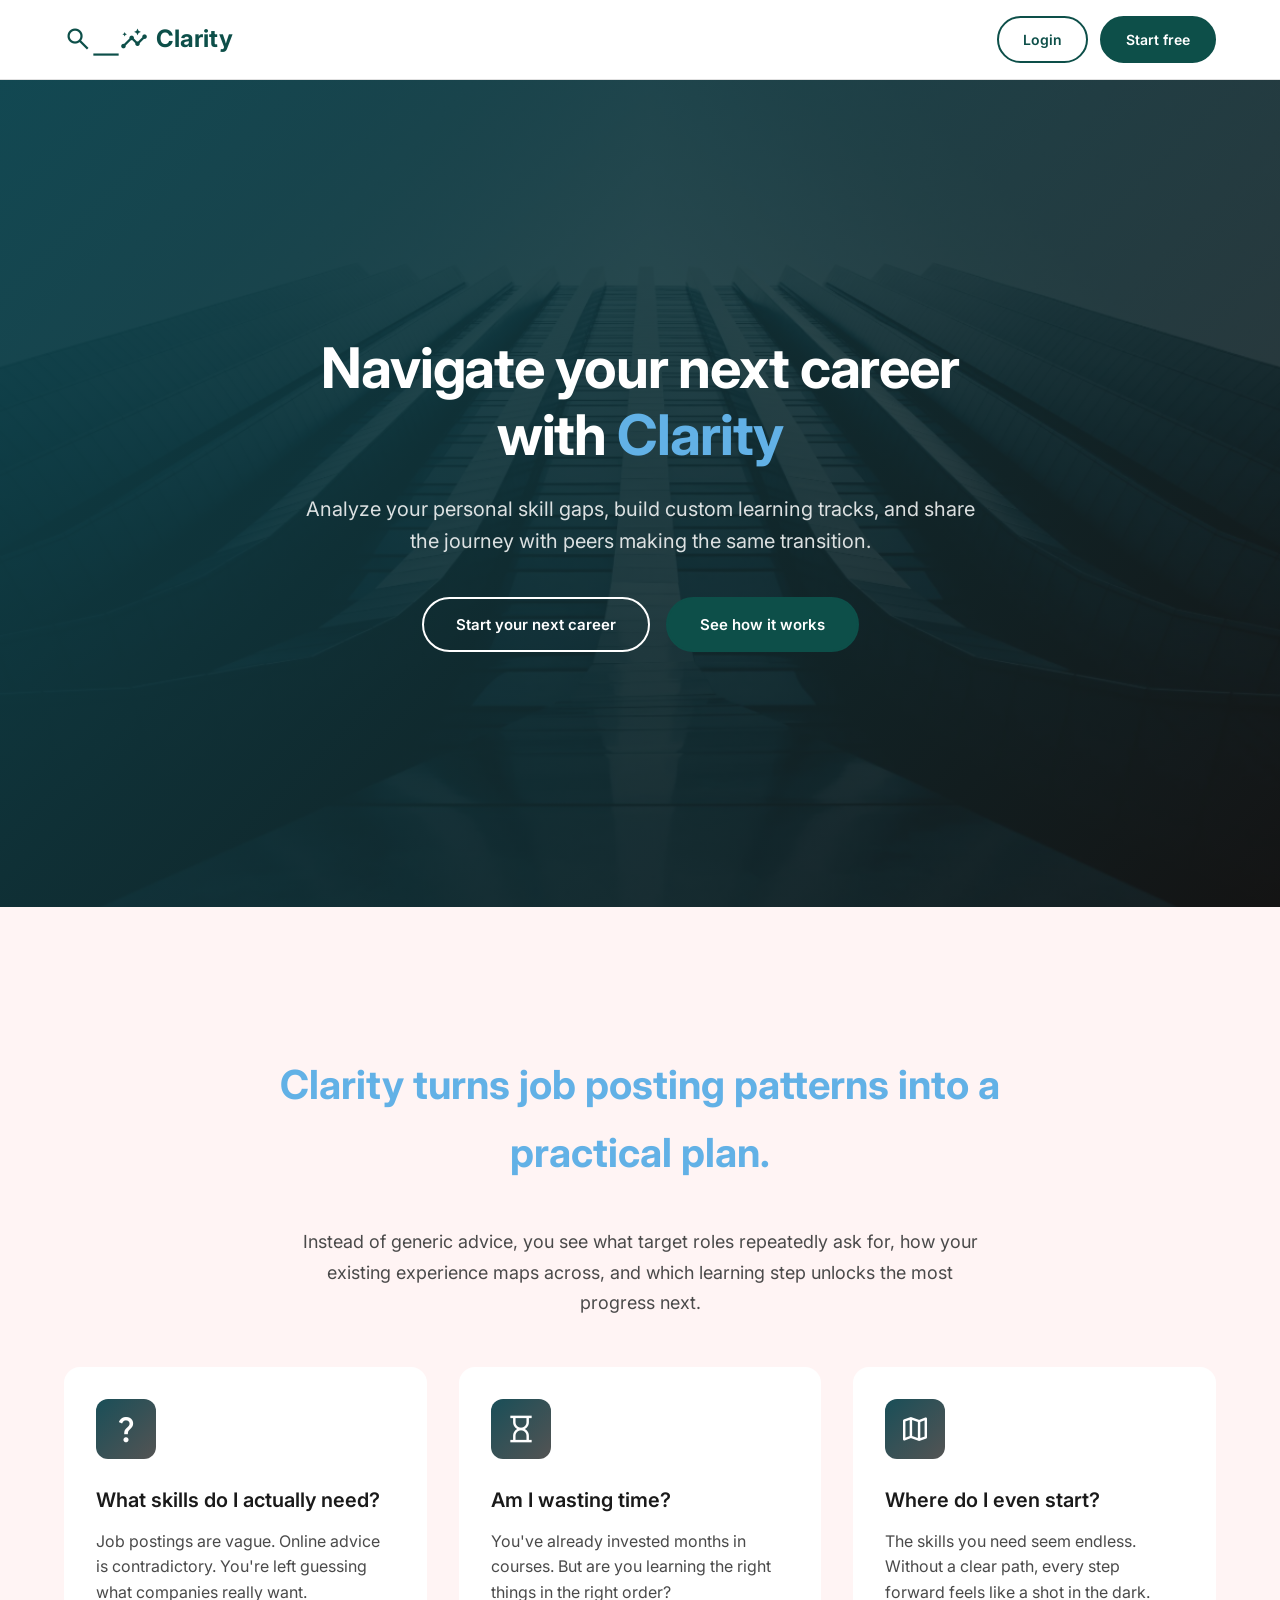
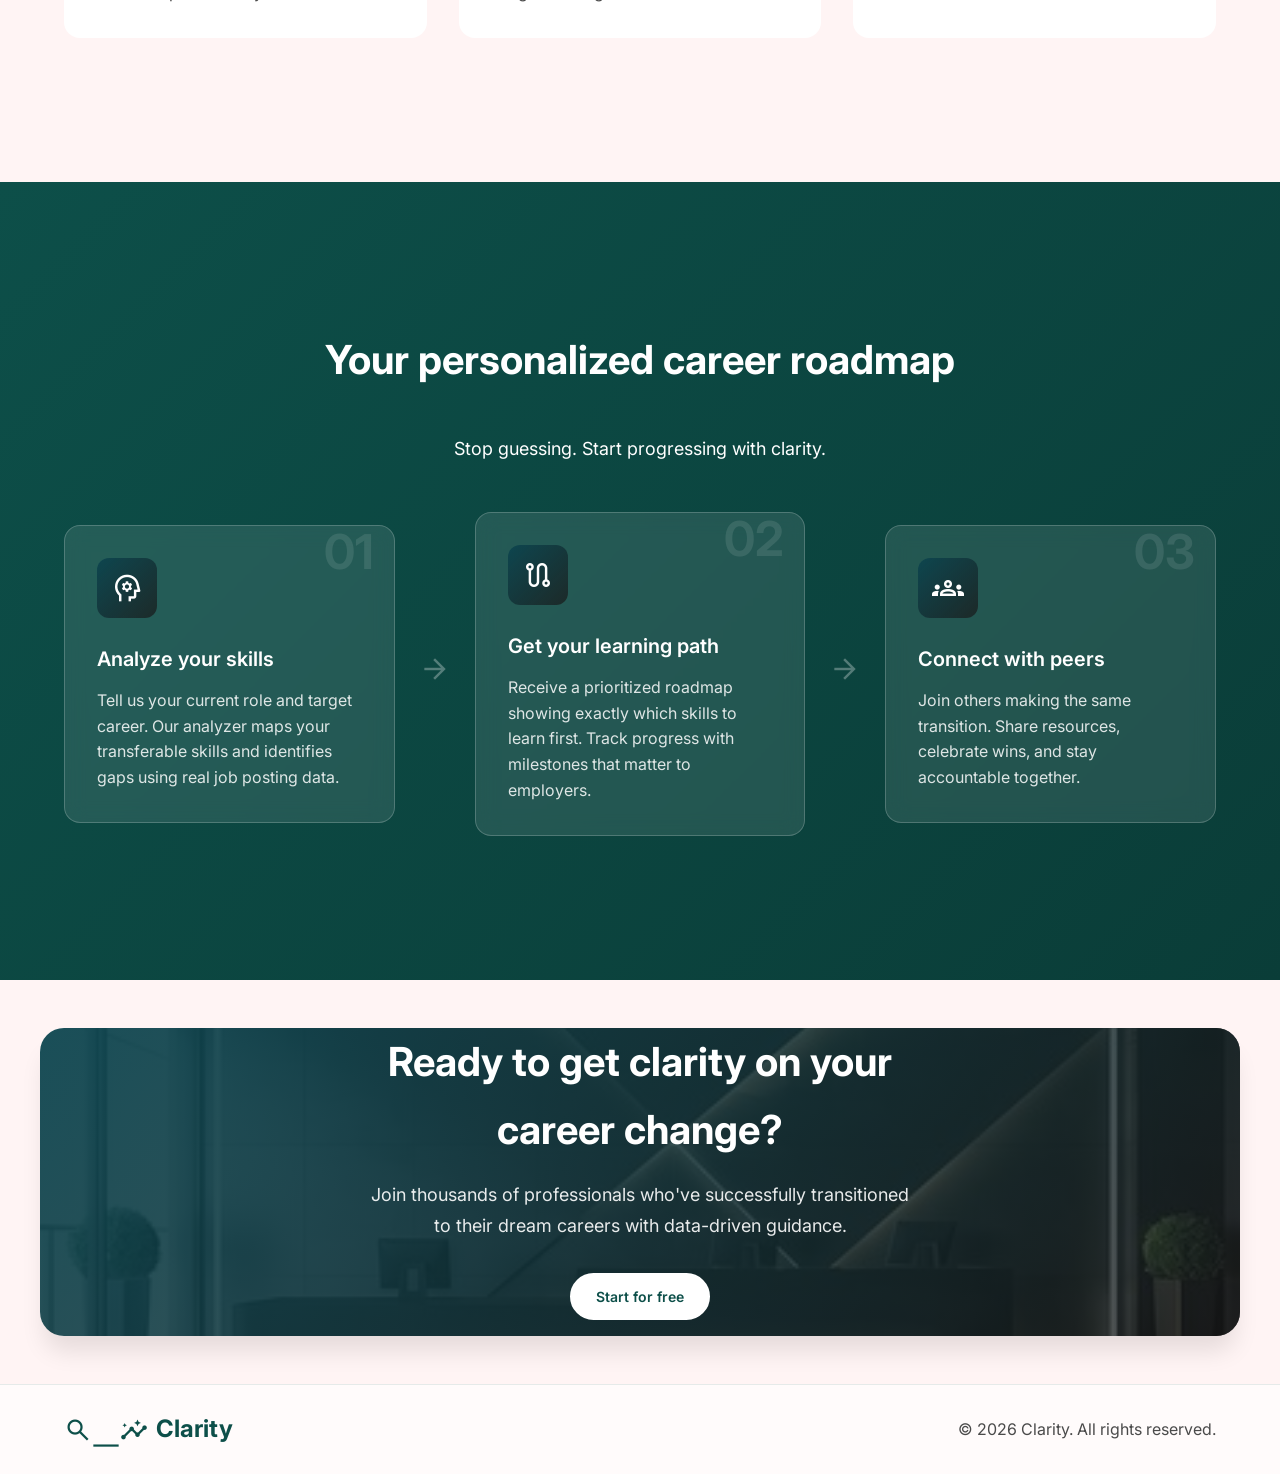
<file: index.html>
<!DOCTYPE html>
<html lang="en">
<head>
    <meta charset="UTF-8">
    <meta name="viewport" content="width=device-width, initial-scale=1.0">
    <meta name="description" content="Clarity helps career changers analyze skill gaps, build learning plans, and connect with peers.">
    <title>Clarity | Smart Career Navigation</title>
    <link rel="stylesheet" href="https://fonts.googleapis.com/css2?family=Material+Symbols+Outlined:opsz,wght,FILL,GRAD@20..48,100..700,0..1,-50..200">
    <link rel="stylesheet" href="./assets/css/styles.css">
</head>
<body>
    <nav>
        <div class="container">
            <a href="index.html" class="logo">
                <span class="material-symbols-outlined">search_insights</span>
                <span>Clarity</span>
            </a>
            
            <input type="checkbox" id="menu-toggle" />
            <label for="menu-toggle" class="mobile-menu">
                <span></span>
            </label>
            
            <ul class="nav-links">
                <li class="nav-buttons">
                    <a class="primary-button" href="/login.html">Login</a>
                    <a class="secondary-button" href="/signup.html">Start free</a>
                </li>
            </ul>
        </div>
    </nav>
    <section class="hero">
        <div class="hero-overlay"></div>
        <div class="hero-container">
            <div class="hero-content">
                <h1 class="hero-title">Navigate your next career with <span class="emphatic-text">Clarity</span></h1>
                <p class="hero-subtitle">Analyze your personal skill gaps, build custom learning tracks, and share the journey with peers making the same transition.</p>
                <div class="hero-actions">
                    <a href="/signup.html" class="primary-button">Start your next career</a>
                    <a href="#features" class="secondary-button">See how it works</a>
                </div>
            </div>
        </div>
    </section>
    <section class="problem-section" id="features">
        <div class="section-container">
            <div class="section-header">
                <h2 class="section-title"><span class="emphatic-text">Clarity turns job posting patterns into a practical plan.</span></h2>
                <p class="section-subtitle">Instead of generic advice, you see what target roles repeatedly ask for, how your existing experience maps across, and which learning step unlocks the most progress next.</p>
            </div>
            <div class="problem-grid">
                <div class="problem-card">
                    <div class="problem-icon">
                        <span class="material-symbols-outlined">question_mark</span>
                    </div>
                    <h3>What skills do I actually need?</h3>
                    <p>Job postings are vague. Online advice is contradictory. You're left guessing what companies really want.</p>
                </div>
                <div class="problem-card">
                    <div class="problem-icon">
                        <span class="material-symbols-outlined">hourglass_empty</span>
                    </div>
                    <h3>Am I wasting time?</h3>
                    <p>You've already invested months in courses. But are you learning the right things in the right order?</p>
                </div>
                <div class="problem-card">
                    <div class="problem-icon">
                        <span class="material-symbols-outlined">map</span>
                    </div>
                    <h3>Where do I even start?</h3>
                    <p>The skills you need seem endless. Without a clear path, every step forward feels like a shot in the dark.</p>
                </div>
            </div>
        </div>
    </section>
    <section class="how-it-works">
        <div class="section-container">
            <div class="section-header">
                <h2 class="section-title">Your personalized career roadmap</h2>
                <p class="section-subtitle">Stop guessing. Start progressing with clarity.</p>
            </div>
            <div class="steps-grid">
                <div class="step-card">
                    <div class="step-number">01</div>
                    <div class="step-icon">
                        <span class="material-symbols-outlined">psychology</span>
                    </div>
                    <h3>Analyze your skills</h3>
                    <p>Tell us your current role and target career. Our analyzer maps your transferable skills and identifies gaps using real job posting data.</p>
                </div>
                <div class="step-arrow">
                    <span class="material-symbols-outlined">arrow_forward</span>
                </div>
                <div class="step-card">
                    <div class="step-number">02</div>
                    <div class="step-icon">
                        <span class="material-symbols-outlined">route</span>
                    </div>
                    <h3>Get your learning path</h3>
                    <p>Receive a prioritized roadmap showing exactly which skills to learn first. Track progress with milestones that matter to employers.</p>
                </div>
                <div class="step-arrow">
                    <span class="material-symbols-outlined">arrow_forward</span>
                </div>
                <div class="step-card">
                    <div class="step-number">03</div>
                    <div class="step-icon">
                        <span class="material-symbols-outlined">groups</span>
                    </div>
                    <h3>Connect with peers</h3>
                    <p>Join others making the same transition. Share resources, celebrate wins, and stay accountable together.</p>
                </div>
            </div>
        </div>
    </section>
    <section class="cta-section">
        <div class="cta-container">
            <div class="cta-content">
                <h2>Ready to get clarity on your career change?</h2>
                <p>Join thousands of professionals who've successfully transitioned to their dream careers with data-driven guidance.</p>
                <div class="cta-actions">
                    <a href="signup.html" class="secondary-button">Start for free</a>
                </div>
            </div>
        </div>
    </section>
    <footer>
        <div class="footer-inner">
            <a href="index.html" class="logo">
                <span class="material-symbols-outlined">search_insights</span>
                <span>Clarity</span>
            </a>
            <p>&copy; 2026 Clarity. All rights reserved.</p>
        </div>
    </footer>
</body>
</html>
</file>
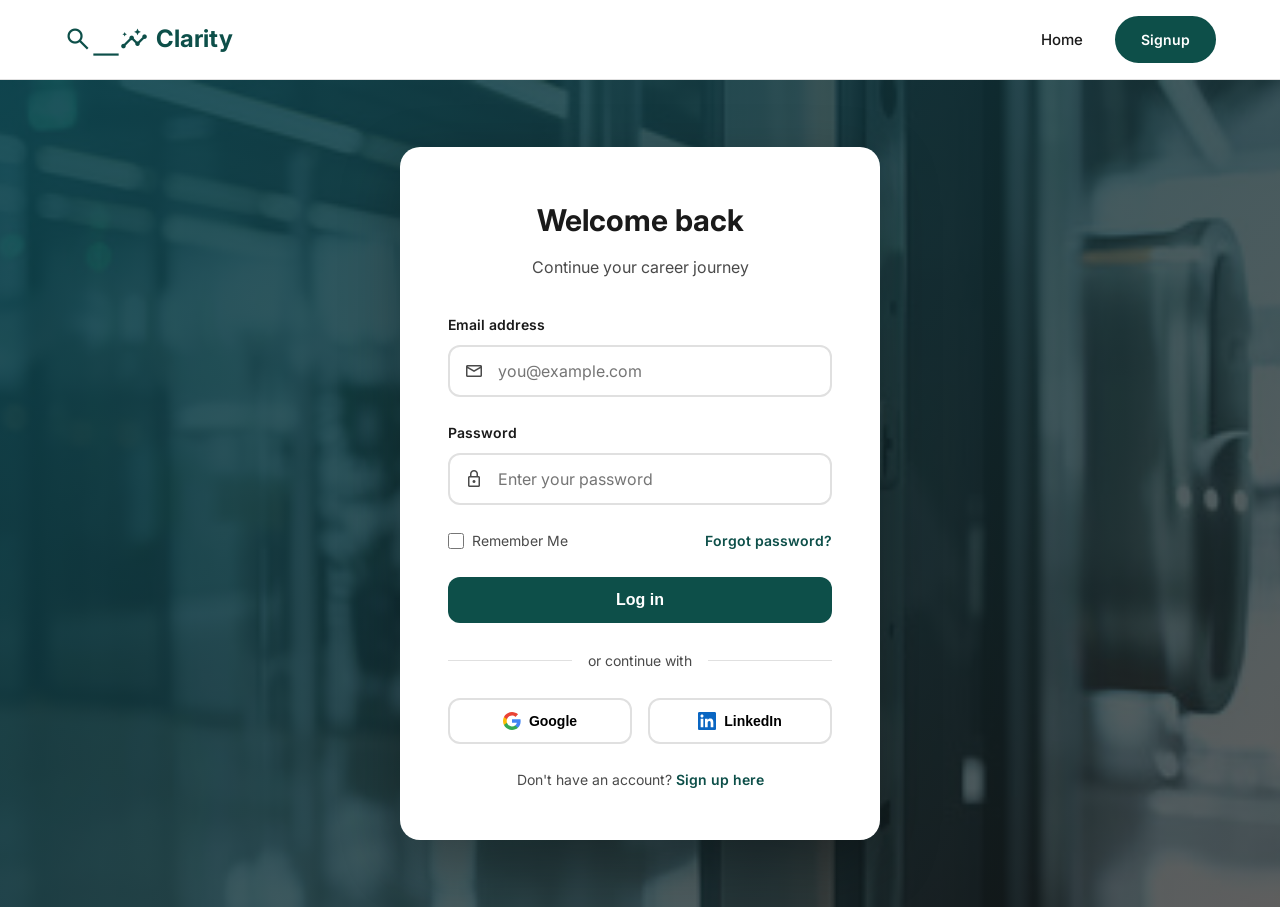
<file: landing.html>
<!DOCTYPE html>
<html lang="en">
<head>
    <meta charset="UTF-8">
    <meta name="viewport" content="width=device-width, initial-scale=1.0">
    <meta name="description" content="Clarity helps career changers analyze skill gaps, build learning plans, and connect with peers.">
    <title>Clarity | Smart Career Navigation</title>
    <link rel="stylesheet" href="https://fonts.googleapis.com/css2?family=Material+Symbols+Outlined:opsz,wght,FILL,GRAD@20..48,100..700,0..1,-50..200">
    <link rel="stylesheet" href="./assets/css/styles.css">
</head>
<body>
    <nav>
        <div class="container">
            <a href="index.html" class="logo">
                <span class="material-symbols-outlined">search_insights</span>
                <span>Clarity</span>
            </a>
            
            <input type="checkbox" id="menu-toggle" />
            <label for="menu-toggle" class="mobile-menu">
                <span></span>
            </label>
            
            <ul class="nav-links">
                <li><a href="/">Home</a></li>
                <li><a href="/analyzer.html">Analyzer</a></li>
                <li><a href="/roadmap.html">Roadmap</a></li>
                <li><a href="/community.html">Community</a></li>
                <li><a href="/dashboard.html">Dashboard</a></li>
            </ul>
        </div>
    </nav>
        <section class="dashboard-hero">
        <div class="section-container">
            <div class="welcome-content">
                <h1>Welcome back, <span class="emphatic-text" id="userNameDisplay">Rogers</span>! 👋</h1>
                <p>You're making great progress on your journey to becoming a <strong>Data Scientist</strong></p>
            </div>
        </div>
    </section>
    <section class="stats-section">
        <div class="section-container">
            <div class="stats-grid">
                <div class="stat-card">
                    <div class="stat-icon">
                        <span class="material-symbols-outlined">verified</span>
                    </div>
                    <div class="stat-content">
                        <h3>12 / 18</h3>
                        <p>Skills Acquired</p>
                    </div>
                    <div class="stat-progress">
                        <div class="progress-bar">
                            <div class="progress-fill" style="width: 67%"></div>
                        </div>
                        <span class="progress-text">67% Complete</span>
                    </div>
                </div>
                <div class="stat-card">
                    <div class="stat-icon">
                        <span class="material-symbols-outlined">trending_up</span>
                    </div>
                    <div class="stat-content">
                        <h3>3 Months</h3>
                        <p>Time Invested</p>
                    </div>
                    <div class="stat-badge">
                        <span class="badge success">On track</span>
                    </div>
                </div>
                <div class="stat-card">
                    <div class="stat-icon">
                        <span class="material-symbols-outlined">group</span>
                    </div>
                    <div class="stat-content">
                        <h3>24</h3>
                        <p>Peers in Your Path</p>
                    </div>
                    <div class="stat-badge">
                        <span class="badge info">+3 this week</span>
                    </div>
                </div>
                <div class="stat-card">
                    <div class="stat-icon">
                        <span class="material-symbols-outlined">workspace_premium</span>
                    </div>
                    <div class="stat-content">
                        <h3>85%</h3>
                        <p>Job Match Score</p>
                    </div>
                    <div class="stat-badge">
                        <span class="badge warning">Almost ready!</span>
                    </div>
                </div>
            </div>
        </div>
    </section>
    <section class="focus-section">
        <div class="section-container">
            <div class="section-heading">
                <h2>Your current focus</h2>
                <a href="roadmap.html" class="view-all">View full roadmap <span class="material-symbols-outlined">arrow_forward</span></a>
            </div>
            <div class="focus-grid">
                <div class="focus-card priority">
                    <div class="focus-header">
                        <span class="priority-badge">High Priority</span>
                        <span class="time-estimate">~12 hours</span>
                    </div>
                    <h3>Machine Learning Fundamentals</h3>
                    <p>Complete supervised learning algorithms: Linear Regression, Decision Trees, and Random Forests</p>
                    <div class="focus-progress">
                        <div class="progress-bar">
                            <div class="progress-fill" style="width: 40%"></div>
                        </div>
                        <span>40% Complete</span>
                    </div>
                    <div class="focus-actions">
                        <a href="#" class="action-link">
                            <span class="material-symbols-outlined">play_circle</span>
                            Continue learning
                        </a>
                        <a href="#" class="action-link secondary">
                            <span class="material-symbols-outlined">menu_book</span>
                            Resources
                        </a>
                    </div>
                </div>
                <div class="focus-card">
                    <div class="focus-header">
                        <span class="priority-badge medium">Medium Priority</span>
                        <span class="time-estimate">~8 hours</span>
                    </div>
                    <h3>SQL for Data Analysis</h3>
                    <p>Master JOINs, window functions, and CTEs for complex data queries</p>
                    <div class="focus-progress">
                        <div class="progress-bar">
                            <div class="progress-fill" style="width: 75%"></div>
                        </div>
                        <span>75% Complete</span>
                    </div>
                    <div class="focus-actions">
                        <a href="#" class="action-link">
                            <span class="material-symbols-outlined">play_circle</span>
                            Continue learning
                        </a>
                        <a href="#" class="action-link secondary">
                            <span class="material-symbols-outlined">menu_book</span>
                            Resources
                        </a>
                    </div>
                </div>
            </div>
        </div>
    </section>
    <section class="activity-section">
        <div class="section-container">
            <div class="activity-columns">
                <div class="activity-main">
                    <h2>Recent activity</h2>
                    <div class="activity-feed">
                        <div class="activity-item">
                            <div class="activity-icon completed">
                                <span class="material-symbols-outlined">check_circle</span>
                            </div>
                            <div class="activity-content">
                                <h4>Completed: Python for Data Science</h4>
                                <p>Great work! You've mastered pandas and NumPy basics.</p>
                                <span class="activity-time">2 days ago</span>
                            </div>
                        </div>
                        <div class="activity-item">
                            <div class="activity-icon community">
                                <span class="material-symbols-outlined">forum</span>
                            </div>
                            <div class="activity-content">
                                <h4>Sarah commented on your post</h4>
                                <p>"Great resource! I'm also working on feature engineering."</p>
                                <span class="activity-time">3 days ago</span>
                            </div>
                        </div>
                        <div class="activity-item">
                            <div class="activity-icon milestone">
                                <span class="material-symbols-outlined">emoji_events</span>
                            </div>
                            <div class="activity-content">
                                <h4>Milestone reached: 10 skills acquired!</h4>
                                <p>You're making excellent progress. Keep it up!</p>
                                <span class="activity-time">5 days ago</span>
                            </div>
                        </div>
                        <div class="activity-item">
                            <div class="activity-icon update">
                                <span class="material-symbols-outlined">update</span>
                            </div>
                            <div class="activity-content">
                                <h4>Roadmap updated</h4>
                                <p>New resources added for Statistics & Probability</p>
                                <span class="activity-time">1 week ago</span>
                            </div>
                        </div>
                    </div>
                </div>
                <div class="activity-sidebar">
                    <div class="sidebar-card">
                        <h3>Quick actions</h3>
                        <div class="quick-actions">
                            <a href="roadmap.html" class="quick-action">
                                <span class="material-symbols-outlined">route</span>
                                <span>View roadmap</span>
                            </a>
                            <a href="community.html" class="quick-action">
                                <span class="material-symbols-outlined">groups</span>
                                <span>Find peers</span>
                            </a>
                            <a href="#" class="quick-action">
                                <span class="material-symbols-outlined">quiz</span>
                                <span>Take skill quiz</span>
                            </a>
                            <a href="#" class="quick-action">
                                <span class="material-symbols-outlined">share</span>
                                <span>Share progress</span>
                            </a>
                        </div>
                    </div>
                    <div class="sidebar-card">
                        <h3>Community highlights</h3>
                        <div class="community-highlights">
                            <div class="highlight-item">
                                <img src="https://ui-avatars.com/api/?name=Mike+Chen&background=0d4f49&color=fff" alt="Mike">
                                <div>
                                    <p><strong>Mike Chen</strong> just landed a Data Analyst role!</p>
                                    <span>2 hours ago</span>
                                </div>
                            </div>
                            <div class="highlight-item">
                                <img src="https://ui-avatars.com/api/?name=Lisa+Park&background=62b1e6&color=fff" alt="Lisa">
                                <div>
                                    <p><strong>Lisa Park</strong> shared a great SQL tutorial</p>
                                    <span>1 day ago</span>
                                </div>
                            </div>
                        </div>
                    </div>
                </div>
            </div>
        </div>
    </section>
    <script src="./assets/js/landing.js"></script>
</body>
</html>
</file>
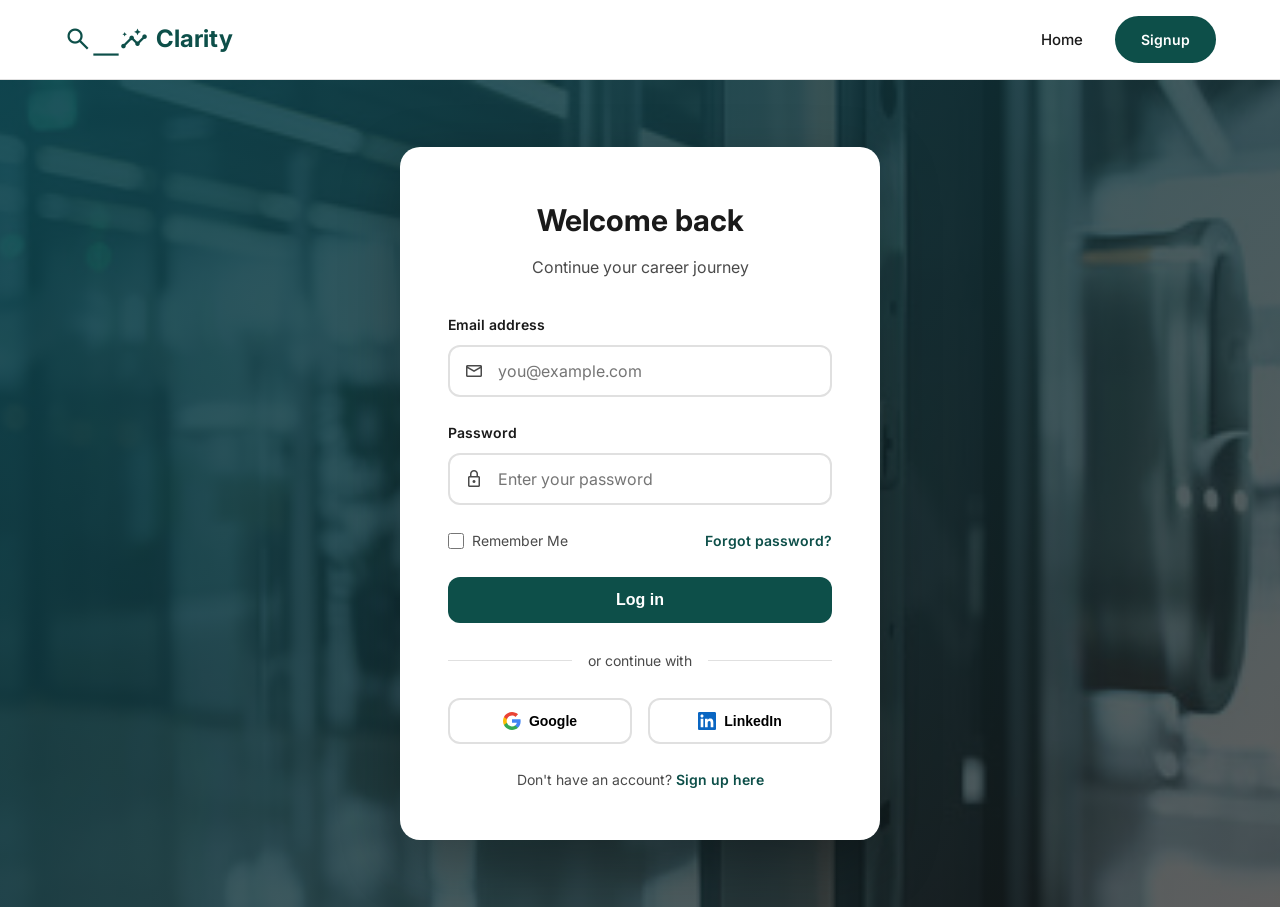
<file: login.html>
<!DOCTYPE html>
<html lang="en">
<head>
    <meta charset="UTF-8">
    <meta name="viewport" content="width=device-width, initial-scale=1.0">
    <meta name="description" content="Clarity helps career changers analyze skill gaps, build learning plans, and connect with peers.">
    <title>Clarity | Smart Career Navigation</title>
    <link rel="stylesheet" href="https://fonts.googleapis.com/css2?family=Material+Symbols+Outlined:opsz,wght,FILL,GRAD@20..48,100..700,0..1,-50..200">
    <link rel="stylesheet" href="./assets/css/styles.css">
</head>
<body>
    <nav>
        <div class="container">
            <a href="index.html" class="logo">
                <span class="material-symbols-outlined">search_insights</span>
                <span>Clarity</span>
            </a>
            
            <input type="checkbox" id="menu-toggle" />
            <label for="menu-toggle" class="mobile-menu">
                <span></span>
            </label>
            
            <ul class="nav-links">
                <li><a href="/index.html">Home</a></li>
                <li class="nav-buttons">
                    <a class="secondary-button" href="/signup.html">Signup</a>
                </li>
            </ul>
        </div>
    </nav>
        <section class="auth-section">
        <div class="auth-overlay"></div>
        <div class="auth-container">
            <div class="auth-box">
                <div class="auth-header">
                    <h1>Welcome back</h1>
                    <p>Continue your career journey</p>
                </div>
                <form class="auth-form" id="loginForm">
                    <div class="form-group">
                        <label for="email">Email address</label>
                        <div class="input-wrapper">
                            <span class="material-symbols-outlined">mail</span>
                            <input type="email" id="email" name="email" placeholder="you@example.com" required>
                        </div>
                    </div>
                    <div class="form-group">
                        <label for="password">Password</label>
                        <div class="input-wrapper">
                            <span class="material-symbols-outlined">lock</span>
                            <input type="password" id="password" name="password" placeholder="Enter your password" required>
                        </div>
                    </div>
                    <div class="form-options">
                        <label class="checkbox-label">
                            <input type="checkbox" name="remember">
                            <span>Remember Me</span>
                        </label>
                        <a href="#" class="forgot-link">Forgot password?</a>
                    </div>
                    <button type="submit" class="auth-button">Log in</button>
                </form>
                <div class="auth-divider">
                    <span>or continue with</span>
                </div>
                <div class="social-auth">
                    <button class="social-button google">
                        <svg width="18" height="18" viewBox="0 0 18 18">
                            <path fill="#4285F4" d="M17.64 9.2c0-.637-.057-1.251-.164-1.84H9v3.481h4.844c-.209 1.125-.843 2.078-1.796 2.717v2.258h2.908c1.702-1.567 2.684-3.874 2.684-6.615z"/>
                            <path fill="#34A853" d="M9 18c2.43 0 4.467-.806 5.956-2.184l-2.908-2.258c-.806.54-1.837.86-3.048.86-2.344 0-4.328-1.584-5.036-3.711H.957v2.332C2.438 15.983 5.482 18 9 18z"/>
                            <path fill="#FBBC05" d="M3.964 10.707c-.18-.54-.282-1.117-.282-1.707s.102-1.167.282-1.707V4.961H.957C.347 6.175 0 7.55 0 9s.348 2.825.957 4.039l3.007-2.332z"/>
                            <path fill="#EA4335" d="M9 3.58c1.321 0 2.508.454 3.44 1.345l2.582-2.58C13.463.891 11.426 0 9 0 5.482 0 2.438 2.017.957 4.961L3.964 7.29C4.672 5.163 6.656 3.58 9 3.58z"/>
                        </svg>
                        Google
                    </button>
                    <button class="social-button linkedin">
                        <svg width="18" height="18" viewBox="0 0 24 24" fill="#0A66C2">
                            <path d="M20.447 20.452h-3.554v-5.569c0-1.328-.027-3.037-1.852-3.037-1.853 0-2.136 1.445-2.136 2.939v5.667H9.351V9h3.414v1.561h.046c.477-.9 1.637-1.85 3.37-1.85 3.601 0 4.267 2.37 4.267 5.455v6.286zM5.337 7.433c-1.144 0-2.063-.926-2.063-2.065 0-1.138.92-2.063 2.063-2.063 1.14 0 2.064.925 2.064 2.063 0 1.139-.925 2.065-2.064 2.065zm1.782 13.019H3.555V9h3.564v11.452zM22.225 0H1.771C.792 0 0 .774 0 1.729v20.542C0 23.227.792 24 1.771 24h20.451C23.2 24 24 23.227 24 22.271V1.729C24 .774 23.2 0 22.222 0h.003z"/>
                        </svg>
                        LinkedIn
                    </button>
                </div>
                <div class="auth-footer">
                    <p>Don't have an account? <a href="signup.html">Sign up here</a></p>
                </div>
            </div>
        </div>
    </section>
    <script src="../assets/js/auth.js"></script>
</body>
</html>
</file>
<file: assets/css/styles.css>
@import url("https://fonts.googleapis.com/css2?family=Inter:wght@400;500;600;700&display=swap");

:root {
  --page-color: #fff4f4;
  --primary-color: #0d4f49;
  --secondary-color: #62b1e6;
  --tertiary-color: #c95549;
  --base-color: #1a1a1a;
  --base-color-light: #4a4a4a;
  --line: #e0e0e0;
}

* {
  margin: 0;
  padding: 0;
  box-sizing: border-box;
}

body {
  font-family: "Inter", "Segoe UI", system-ui, -apple-system, sans-serif;
  color: var(--base-color-light);
  line-height: 1.7;
  min-height: 100vh;
  background-color: var(--page-color);
}

a {
  text-decoration: none;
  color: inherit;
}

nav {
  position: sticky;
  top: 0;
  z-index: 9999;
  width: 100%;
  background: rgba(255, 255, 255, 0.95);
  border-bottom: 1px solid var(--line);
  backdrop-filter: blur(16px);
  padding: 0;
}

nav .container {
  max-width: 1200px;
  margin: 0 auto;
  display: flex;
  justify-content: space-between;
  align-items: center;
  padding: 1rem 1.5rem;
  width: 100%;
}

nav .logo {
  font-size: 24px;
  font-weight: 700;
  color: var(--primary-color);
  display: flex;
  align-items: center;
  gap: 8px;
  transition: opacity 0.3s ease;
  z-index: 10000;
}

nav .logo:hover {
  color: var(--secondary-color);
}

nav .logo .material-symbols-outlined {
  font-size: 28px;
  color: var(--primary-color);
}

nav .logo .material-symbols-outlined:hover {
  color: var(--secondary-color);
}

nav .nav-links {
  list-style: none;
  display: flex;
  align-items: center;
  gap: 2rem;
  margin: 0;
}

nav .nav-links > li {
  display: flex;
  align-items: center;
}

nav .nav-links > li:not(.nav-buttons) > a {
  color: var(--base-color);
  font-weight: 500;
  font-size: 15px;
  transition: color 0.3s ease;
  position: relative;
}

nav .nav-links > li:not(.nav-buttons) > a:hover {
  color: var(--primary-color);
}

nav .nav-links > li:not(.nav-buttons) > a::after {
  content: '';
  position: absolute;
  bottom: -4px;
  left: 0;
  width: 0;
  height: 2px;
  background-color: var(--primary-color);
  transition: width 0.3s ease;
}

nav .nav-links > li:not(.nav-buttons) > a:hover::after {
  width: 100%;
}

nav .nav-links > li.nav-buttons {
  display: flex;
  align-items: center;
  gap: 0.75rem;
}

nav .nav-links > li.nav-buttons > a::after {
  display: none;
}

.primary-button {
  padding: 0.6rem 1.5rem;
  border-radius: 30px;
  font-weight: 600;
  font-size: 14px;
  transition: all 0.3s ease;
  border: 2px solid var(--primary-color);
  color: var(--primary-color);
  background-color: transparent;
  display: inline-block;
}

.primary-button:hover {
  background-color: var(--secondary-color);
  border-color: var(--secondary-color);
  color: white;
  transform: translateY(-2px);
  box-shadow: 0 4px 12px rgba(139, 187, 219, 0.3);
}

.secondary-button {
  background-color: var(--primary-color);
  color: white;
  padding: 0.6rem 1.5rem;
  border-radius: 30px;
  font-weight: 600;
  font-size: 14px;
  transition: all 0.3s ease;
  border: 2px solid var(--primary-color);
  display: inline-block;
}

.secondary-button:hover {
  background-color: var(--secondary-color);
  color: white;
  border-color: var(--secondary-color);
  transform: translateY(-2px);
  box-shadow: 0 4px 12px rgba(13, 79, 73, 0.3);
}

#menu-toggle {
  display: none;
}

.mobile-menu {
  display: none;
  width: 40px;
  height: 40px;
  background-color: var(--primary-color);
  padding: 10px;
  align-items: center;
  justify-content: center;
  border-radius: 8px;
  cursor: pointer;
  position: relative;
  z-index: 10000;
}

.mobile-menu span {
  width: 24px;
  height: 2px;
  position: relative;
  background-color: rgba(255, 255, 255, 0.95);
  display: block;
  transition: background-color 0.3s ease;
}

.mobile-menu span::before,
.mobile-menu span::after {
  content: "";
  position: absolute;
  width: inherit;
  height: 2px;
  background-color: rgba(255, 255, 255, 0.95);
  transition: all 0.3s ease;
  left: 0;
}

.mobile-menu span::before {
  top: -8px;
}

.mobile-menu span::after {
  top: 8px;
}

#menu-toggle:checked + .mobile-menu span {
  background-color: transparent;
}

#menu-toggle:checked + .mobile-menu span::before {
  transform: rotate(45deg);
  top: 0;
}

#menu-toggle:checked + .mobile-menu span::after {
  transform: rotate(-45deg);
  top: 0;
}

.hero {
  position: relative;
  min-height: calc(100vh - 73px); /* Accounts for nav height dynamically */
  display: flex;
  justify-content: center;
  align-items: center;
  background-image: url('../images/hero.png');
  background-size: cover;
  background-position: center;
  background-repeat: no-repeat;
}

.hero-overlay {
position: absolute;
top: 0;
left: 0;
width: 100%;
height: 100%;
background: linear-gradient(135deg, rgba(13, 69, 79, 0.95) 0%, rgba(26, 26, 26, 0.75) 100%);
z-index: 1;
}

.hero .hero-container {
  max-width: 1200px;
  margin: 0 auto;
  padding: 4rem 1.5rem;
  width: 100%;
  position: relative;
  z-index: 2;
  display: flex;
  justify-content: center;
}

.hero-content {
  max-width: 680px;
  text-align: center;
}

.hero-title {
  font-size: 3.5rem;
  font-weight: 700;
  color: #ffffff;
  line-height: 1.2;
  margin-bottom: 1.5rem;
  letter-spacing: -0.02em;
}

.hero-subtitle {
  font-size: 1.25rem;
  color: rgba(255, 255, 255, 0.85);
  margin-bottom: 2.5rem;
  font-weight: 400;
  margin-left: auto;
  margin-right: auto;
  line-height: 1.6;
}

.hero-actions {
  display: flex;
  gap: 1rem;
  align-items: center;
  justify-content: center;
}

/* Hero Call To Actions tied directly to core button tokens */
.hero-actions .secondary-button {
  padding: 0.8rem 2rem;
  font-size: 15px;
}

.hero-actions .primary-button {
  padding: 0.8rem 2rem;
  font-size: 15px;
  color: #ffffff;
  border-color: #ffffff;
}

.hero-actions .primary-button:hover {
  background-color: var(--secondary-color);
  border-color: var(--secondary-color);
  transform: translateY(-2px);
}

.emphatic-text {
  color: var(--secondary-color);
}

.auth-section {
  position: relative;
  min-height: calc(100vh - 73px);
  display: flex;
  align-items: center;
  justify-content: center;
  background-image: url('../images/auth.jpg');
  background-size: cover;
  background-position: center;
  padding: 3rem 1.5rem;
}

.auth-overlay {
  position: absolute;
  top: 0;
  left: 0;
  width: 100%;
  height: 100%;
  background: linear-gradient(135deg, rgba(13, 69, 79, 0.92) 0%, rgba(26, 26, 26, 0.7) 100%);
  z-index: 1;
}

.auth-container {
  position: relative;
  z-index: 2;
  width: 100%;
  max-width: 480px;
}

.auth-box {
  background: white;
  border-radius: 20px;
  padding: 3rem;
  box-shadow: 0 20px 60px rgba(0, 0, 0, 0.3);
}

.onboarding-box {
  max-width: 600px;
}

.auth-header {
  text-align: center;
  margin-bottom: 2rem;
}

.auth-header h1 {
  font-size: 1.875rem;
  font-weight: 700;
  color: var(--base-color);
  margin-bottom: 0.5rem;
}

.auth-header p {
  color: var(--base-color-light);
  font-size: 1rem;
}

.auth-form {
  margin-bottom: 1.5rem;
}

.form-group {
  margin-bottom: 1.5rem;
}

.form-group label {
  display: block;
  font-weight: 600;
  color: var(--base-color);
  margin-bottom: 0.5rem;
  font-size: 0.875rem;
}

.input-wrapper {
  position: relative;
  display: flex;
  align-items: center;
}

.input-wrapper .material-symbols-outlined {
  position: absolute;
  left: 1rem;
  color: var(--base-color-light);
  font-size: 20px;
}

.input-wrapper input,
.input-wrapper select {
  width: 100%;
  padding: 0.875rem 1rem 0.875rem 3rem;
  border: 2px solid var(--line);
  border-radius: 12px;
  font-size: 1rem;
  transition: all 0.3s ease;
  font-family: inherit;
}

.input-wrapper input:focus,
.input-wrapper select:focus {
  outline: none;
  border-color: var(--primary-color);
  box-shadow: 0 0 0 3px rgba(13, 79, 73, 0.1);
}

.form-options {
  display: flex;
  justify-content: space-between;
  align-items: center;
  margin-bottom: 1.5rem;
}

.checkbox-label {
  display: flex;
  align-items: center;
  gap: 0.5rem;
  font-size: 0.875rem;
  color: var(--base-color-light);
  cursor: pointer;
}

.checkbox-label input[type="checkbox"] {
  width: 16px;
  height: 16px;
  cursor: pointer;
}

.forgot-link {
  font-size: 0.875rem;
  color: var(--primary-color);
  font-weight: 600;
}

.forgot-link:hover {
  color: var(--secondary-color);
}

.auth-button {
  width: 100%;
  padding: 0.875rem;
  background: var(--primary-color);
  color: white;
  border: none;
  border-radius: 12px;
  font-size: 1rem;
  font-weight: 600;
  cursor: pointer;
  transition: all 0.3s ease;
}

.auth-button:hover {
  background: var(--secondary-color);
  transform: translateY(-2px);
  box-shadow: 0 4px 12px rgba(13, 79, 73, 0.3);
}

.auth-divider {
  position: relative;
  text-align: center;
  margin: 1.5rem 0;
}

.auth-divider::before {
  content: '';
  position: absolute;
  top: 50%;
  left: 0;
  right: 0;
  height: 1px;
  background: var(--line);
}

.auth-divider span {
  position: relative;
  background: white;
  padding: 0 1rem;
  color: var(--base-color-light);
  font-size: 0.875rem;
}

.social-auth {
  display: grid;
  grid-template-columns: 1fr 1fr;
  gap: 1rem;
  margin-bottom: 1.5rem;
}

.social-button {
  display: flex;
  align-items: center;
  justify-content: center;
  gap: 0.5rem;
  padding: 0.75rem;
  border: 2px solid var(--line);
  border-radius: 12px;
  background: white;
  font-weight: 600;
  cursor: pointer;
  transition: all 0.3s ease;
  font-size: 0.875rem;
}

.social-button:hover {
  border-color: var(--primary-color);
  background: var(--page-color);
}

.auth-footer {
  text-align: center;
  color: var(--base-color-light);
  font-size: 0.875rem;
}

.auth-footer a {
  color: var(--primary-color);
  font-weight: 600;
}

.auth-footer a:hover {
  color: var(--secondary-color);
}

/* Onboarding Steps */
.onboarding-progress {
  display: flex;
  align-items: center;
  justify-content: center;
  margin-bottom: 2.5rem;
  padding-bottom: 2rem;
  border-bottom: 2px solid var(--line);
}

.progress-step {
  display: flex;
  flex-direction: column;
  align-items: center;
  gap: 0.5rem;
  opacity: 0.4;
  transition: opacity 0.3s ease;
}

.progress-step.active {
  opacity: 1;
}

.step-circle {
  width: 40px;
  height: 40px;
  border-radius: 50%;
  background: var(--line);
  color: var(--base-color-light);
  display: flex;
  align-items: center;
  justify-content: center;
  font-weight: 700;
  transition: all 0.3s ease;
}

.progress-step.active .step-circle {
  background: var(--primary-color);
  color: white;
}

.progress-step span {
  font-size: 0.75rem;
  font-weight: 600;
  color: var(--base-color-light);
}

.progress-line {
  width: 60px;
  height: 2px;
  background: var(--line);
  margin: 0 0.5rem;
}

.onboarding-step {
  display: none;
}

.onboarding-step.active {
  display: block;
}

.radio-group {
  display: flex;
  flex-direction: column;
  gap: 0.75rem;
}

.radio-label {
  display: flex;
  align-items: center;
  gap: 0.75rem;
  padding: 1rem;
  border: 2px solid var(--line);
  border-radius: 12px;
  cursor: pointer;
  transition: all 0.3s ease;
}

.radio-label:hover {
  border-color: var(--primary-color);
  background: var(--page-color);
}

.radio-label input[type="radio"] {
  width: 18px;
  height: 18px;
  cursor: pointer;
}

.radio-label input[type="radio"]:checked + span {
  font-weight: 600;
  color: var(--primary-color);
}

.form-actions {
  display: flex;
  gap: 1rem;
  margin-top: 1.5rem;
}

.back-button {
  flex: 1;
  padding: 0.875rem;
  background: white;
  color: var(--base-color);
  border: 2px solid var(--line);
  border-radius: 12px;
  font-size: 1rem;
  font-weight: 600;
  cursor: pointer;
  transition: all 0.3s ease;
}

.back-button:hover {
  border-color: var(--primary-color);
  background: var(--page-color);
}

.form-actions .auth-button {
  flex: 2;
}

.section-container {
  max-width: 1200px;
  margin: 0 auto;
  padding: 4rem 1.5rem;
}

.section-header {
  text-align: center;
  margin-bottom: 3rem;
}

.section-title {
  font-size: 2.5rem;
  font-weight: 700;
  color: var(--base-color);
  margin: 0 auto 2.5rem;
  max-width: 760px;
  text-align: center;
}

.section-subtitle {
  font-size: 1.125rem;
  color: var(--base-color-light);
  max-width: 700px;
  margin: 0 auto;
}

/* Problem Section */
.problem-section {
  padding: 5rem 0;
}

.problem-grid {
  display: grid;
  grid-template-columns: repeat(auto-fit, minmax(300px, 1fr));
  gap: 2rem;
}

.problem-card {
  padding: 2rem;
  background: white;
  border-radius: 16px;
  transition: transform 0.3s ease, box-shadow 0.3s ease;
}

.problem-card:hover {
  transform: translateY(-4px);
  box-shadow: 0 8px 24px rgba(0, 0, 0, 0.1);
}

.problem-icon {
  width: 60px;
  height: 60px;
  border-radius: 12px;
  background: linear-gradient(135deg, rgba(13, 69, 79, 0.95) 0%, rgba(26, 26, 26, 0.75) 100%);
  display: flex;
  align-items: center;
  justify-content: center;
  margin-bottom: 1.5rem;
}

.problem-icon .material-symbols-outlined {
  font-size: 32px;
  color: white;
}

.problem-card h3 {
  font-size: 1.25rem;
  font-weight: 600;
  color: var(--base-color);
  margin-bottom: 0.75rem;
}

.problem-card p {
  color: var(--base-color-light);
  line-height: 1.6;
}

.how-it-works {
  background: linear-gradient(135deg, var(--primary-color) 0%, #0a3d38 100%);
  padding: 5rem 0;
}

.how-it-works .section-title,
.how-it-works .section-subtitle {
  color: white;
}

.steps-grid {
  display: grid;
  grid-template-columns: 1fr auto 1fr auto 1fr;
  gap: 1.5rem;
  align-items: center;
}

.step-card {
  background: rgba(255, 255, 255, 0.1);
  backdrop-filter: blur(10px);
  padding: 2rem;
  border-radius: 16px;
  border: 1px solid rgba(255, 255, 255, 0.2);
  position: relative;
}

.step-number {
  position: absolute;
  top: -15px;
  right: 20px;
  font-size: 3rem;
  font-weight: 700;
  color: rgba(255, 255, 255, 0.1);
}

.step-icon {
  width: 60px;
  height: 60px;
  border-radius: 12px;
  background: linear-gradient(135deg, rgba(13, 69, 79, 0.95) 0%, rgba(26, 26, 26, 0.75) 100%);
  display: flex;
  align-items: center;
  justify-content: center;
  margin-bottom: 1.5rem;
}

.step-icon .material-symbols-outlined {
  font-size: 32px;
  color: white;
}

.step-card h3 {
  font-size: 1.25rem;
  font-weight: 600;
  color: white;
  margin-bottom: 0.75rem;
}

.step-card p {
  color: rgba(255, 255, 255, 0.85);
  line-height: 1.6;
}

.step-arrow {
  color: rgba(255, 255, 255, 0.3);
  font-size: 2rem;
}

.step-arrow .material-symbols-outlined {
  font-size: 2rem;
}

.cta-section {
  position: relative;
  border-radius: 24px;
  overflow: hidden;
  background-image: url(../images/cta.jpg);
  background-size: cover;
  background-position: center;
  padding: 80px 40px;
  box-shadow: 0 20px 25px -5px rgb(0 0 0 / 0.1);
  max-width: 1200px;
  margin: 48px auto;
  padding: 0 16px;
}

.cta-section::before {
  content: "";
  position: absolute;
  inset: 0;
  background: linear-gradient(135deg, rgba(13, 69, 79, 0.95) 0%, rgba(26, 26, 26, 0.75) 100%);
  z-index: 1;
}

.cta-container {
  margin: 0 auto;
  padding: 0 1.5rem;
  position: relative;
  z-index: 2;
  max-width: 600px;
  color: #ffffff;
}

.cta-content {
  text-align: center;
}

.cta-content h2 {
  font-size: 2.5rem;
  font-weight: 700;
  color: white;
  margin-bottom: 1rem;
}

.cta-content p {
  font-size: 1.125rem;
  color: rgba(255, 255, 255, 0.9);
  margin-bottom: 2rem;
}

.cta-actions {
  display: flex;
  gap: 1rem;
  justify-content: center;
  margin-bottom: 1rem;
}

.cta-actions .secondary-button {
  background-color: white;
  color: var(--primary-color);
  border-color: white;
}

.cta-actions .secondary-button:hover {
  background-color: var(--page-color);
  border-color: var(--page-color);
}

.cta-actions .primary-button {
  color: white;
  border-color: white;
}

footer {
  border-top: 1px solid rgba(13, 79, 73, 0.1);
  background: rgba(255, 255, 255, 0.7);
}

footer .logo {
  font-size: 24px;
  font-weight: 700;
  color: var(--primary-color);
  display: flex;
  align-items: center;
  gap: 8px;
  transition: opacity 0.3s ease;
  z-index: 10000;
}

footer .logo:hover {
  color: var(--secondary-color);
}

footer .logo .material-symbols-outlined {
  font-size: 28px;
  color: var(--primary-color);
}

footer .logo .material-symbols-outlined:hover {
  color: var(--secondary-color);
}

.footer-inner {
  max-width: 1200px;
  margin: 0 auto;
  padding: 1.5rem;
  display: flex;
  align-items: center;
  justify-content: space-between;
  gap: 1rem;
}

.dashboard-hero {
  background: linear-gradient(135deg, var(--primary-color), #0a3d38);
  padding: 3rem 0;
  margin-bottom: 2rem;
}

.welcome-content {
  text-align: center;
  color: white;
}

.welcome-content h1 {
  font-size: 2.5rem;
  font-weight: 700;
  margin-bottom: 0.5rem;
}

.welcome-content p {
  font-size: 1.125rem;
  color: rgba(255, 255, 255, 0.9);
}

/* Stats Section */
.stats-section {
  margin-bottom: 3rem;
}

.stats-grid {
  display: grid;
  grid-template-columns: repeat(auto-fit, minmax(250px, 1fr));
  gap: 1.5rem;
}

.stat-card {
  background: white;
  padding: 1.5rem;
  border-radius: 16px;
  box-shadow: 0 2px 8px rgba(0, 0, 0, 0.06);
  transition: transform 0.3s ease, box-shadow 0.3s ease;
}

.stat-card:hover {
  transform: translateY(-4px);
  box-shadow: 0 8px 24px rgba(0, 0, 0, 0.12);
}

.stat-icon {
  width: 48px;
  height: 48px;
  border-radius: 12px;
  background: linear-gradient(135deg, var(--secondary-color), var(--primary-color));
  display: flex;
  align-items: center;
  justify-content: center;
  margin-bottom: 1rem;
}

.stat-icon .material-symbols-outlined {
  font-size: 24px;
  color: white;
}

.stat-content h3 {
  font-size: 2rem;
  font-weight: 700;
  color: var(--base-color);
  margin-bottom: 0.25rem;
}

.stat-content p {
  font-size: 0.875rem;
  color: var(--base-color-light);
}

.stat-progress {
  margin-top: 1rem;
}

.progress-bar {
  width: 100%;
  height: 8px;
  background: var(--line);
  border-radius: 10px;
  overflow: hidden;
  margin-bottom: 0.5rem;
}

.progress-fill {
  height: 100%;
  background: linear-gradient(90deg, var(--secondary-color), var(--primary-color));
  border-radius: 10px;
  transition: width 0.6s ease;
}

.progress-text {
  font-size: 0.75rem;
  color: var(--base-color-light);
}

.stat-badge {
  margin-top: 1rem;
}

.badge {
  display: inline-block;
  padding: 0.375rem 0.75rem;
  border-radius: 20px;
  font-size: 0.75rem;
  font-weight: 600;
}

.badge.success {
  background: rgba(16, 185, 129, 0.1);
  color: var(--success);
}

.badge.warning {
  background: rgba(245, 158, 11, 0.1);
  color: var(--warning);
}

.badge.info {
  background: rgba(59, 130, 246, 0.1);
  color: var(--info);
}

/* Focus Section */
.focus-section {
  margin-bottom: 3rem;
}

.section-heading {
  display: flex;
  justify-content: space-between;
  align-items: center;
  margin-bottom: 2rem;
}

.section-heading h2 {
  font-size: 1.875rem;
  font-weight: 700;
  color: var(--base-color);
}

.view-all {
  display: flex;
  align-items: center;
  gap: 0.25rem;
  color: var(--primary-color);
  font-weight: 600;
  font-size: 0.875rem;
  transition: color 0.3s ease;
}

.view-all:hover {
  color: var(--secondary-color);
}

.view-all .material-symbols-outlined {
  font-size: 18px;
}

.focus-grid {
  display: grid;
  grid-template-columns: repeat(auto-fit, minmax(320px, 1fr));
  gap: 1.5rem;
}

.focus-card {
  background: white;
  padding: 1.5rem;
  border-radius: 16px;
  border: 2px solid var(--line);
  transition: all 0.3s ease;
}

.focus-card:hover {
  border-color: var(--primary-color);
  box-shadow: 0 8px 24px rgba(0, 0, 0, 0.1);
}

.focus-card.priority {
  border-color: var(--tertiary-color);
  background: linear-gradient(135deg, rgba(201, 85, 73, 0.05), rgba(201, 85, 73, 0.02));
}

.focus-header {
  display: flex;
  justify-content: space-between;
  align-items: center;
  margin-bottom: 1rem;
}

.priority-badge {
  padding: 0.375rem 0.75rem;
  border-radius: 20px;
  font-size: 0.75rem;
  font-weight: 600;
  background: rgba(201, 85, 73, 0.1);
  color: var(--tertiary-color);
}

.priority-badge.medium {
  background: rgba(245, 158, 11, 0.1);
  color: var(--warning);
}

.time-estimate {
  font-size: 0.75rem;
  color: var(--base-color-light);
}

.focus-card h3 {
  font-size: 1.125rem;
  font-weight: 600;
  color: var(--base-color);
  margin-bottom: 0.5rem;
}

.focus-card p {
  color: var(--base-color-light);
  font-size: 0.875rem;
  line-height: 1.6;
  margin-bottom: 1rem;
}

.focus-progress {
  margin-bottom: 1rem;
}

.focus-progress span {
  font-size: 0.75rem;
  color: var(--base-color-light);
  font-weight: 600;
}

.focus-actions {
  display: flex;
  gap: 1rem;
}

.action-link {
  display: flex;
  align-items: center;
  gap: 0.375rem;
  padding: 0.5rem 1rem;
  border-radius: 8px;
  background: var(--primary-color);
  color: white;
  font-size: 0.875rem;
  font-weight: 600;
  transition: all 0.3s ease;
}

.action-link:hover {
  background: var(--secondary-color);
  transform: translateY(-2px);
}

.action-link.secondary {
  background: var(--page-color);
  color: var(--primary-color);
}

.action-link.secondary:hover {
  background: var(--line);
}

.action-link .material-symbols-outlined {
  font-size: 18px;
}

/* Activity Section */
.activity-section {
  margin-bottom: 3rem;
}

.activity-columns {
  display: grid;
  grid-template-columns: 2fr 1fr;
  gap: 2rem;
}

.activity-main h2 {
  font-size: 1.5rem;
  font-weight: 700;
  color: var(--base-color);
  margin-bottom: 1.5rem;
}

.activity-feed {
  display: flex;
  flex-direction: column;
  gap: 1rem;
}

.activity-item {
  display: flex;
  gap: 1rem;
  padding: 1.25rem;
  background: white;
  border-radius: 12px;
  border: 1px solid var(--line);
  transition: all 0.3s ease;
}

.activity-item:hover {
  border-color: var(--primary-color);
  box-shadow: 0 4px 12px rgba(0, 0, 0, 0.08);
}

.activity-icon {
  width: 40px;
  height: 40px;
  border-radius: 10px;
  display: flex;
  align-items: center;
  justify-content: center;
  flex-shrink: 0;
}

.activity-icon.completed {
  background: rgba(16, 185, 129, 0.1);
  color: var(--success);
}

.activity-icon.community {
  background: rgba(98, 177, 230, 0.1);
  color: var(--secondary-color);
}

.activity-icon.milestone {
  background: rgba(245, 158, 11, 0.1);
  color: var(--warning);
}

.activity-icon.update {
  background: rgba(59, 130, 246, 0.1);
  color: var(--info);
}

.activity-icon .material-symbols-outlined {
  font-size: 24px;
}

.activity-content h4 {
  font-size: 0.9375rem;
  font-weight: 600;
  color: var(--base-color);
  margin-bottom: 0.25rem;
}

.activity-content p {
  font-size: 0.875rem;
  color: var(--base-color-light);
  margin-bottom: 0.5rem;
}

.activity-time {
  font-size: 0.75rem;
  color: var(--base-color-light);
}

.sidebar-card {
  background: white;
  padding: 1.5rem;
  border-radius: 16px;
  box-shadow: 0 2px 8px rgba(0, 0, 0, 0.06);
  margin-bottom: 1.5rem;
}

.sidebar-card h3 {
  font-size: 1.125rem;
  font-weight: 600;
  color: var(--base-color);
  margin-bottom: 1rem;
}

.quick-actions {
  display: flex;
  flex-direction: column;
  gap: 0.75rem;
}

.quick-action {
  display: flex;
  align-items: center;
  gap: 0.75rem;
  padding: 0.75rem;
  border-radius: 10px;
  background: var(--page-color);
  font-size: 0.875rem;
  font-weight: 500;
  color: var(--base-color);
  transition: all 0.3s ease;
}

.quick-action:hover {
  background: var(--primary-color);
  color: white;
  transform: translateX(4px);
}

.quick-action .material-symbols-outlined {
  font-size: 20px;
}

.community-highlights {
  display: flex;
  flex-direction: column;
  gap: 1rem;
}

.highlight-item {
  display: flex;
  gap: 0.75rem;
  align-items: start;
}

.highlight-item img {
  width: 40px;
  height: 40px;
  border-radius: 50%;
  flex-shrink: 0;
}

.highlight-item p {
  font-size: 0.875rem;
  color: var(--base-color);
  margin-bottom: 0.25rem;
}

.highlight-item strong {
  font-weight: 600;
  color: var(--primary-color);
}

.highlight-item span {
  font-size: 0.75rem;
  color: var(--base-color-light);
}

@media (max-width: 768px) {
  nav .container {
    padding: 1rem;
  }

  .mobile-menu {
    display: flex;
  }

  nav .nav-links {
    position: fixed;
    top: 0;
    left: -100%;
    width: 280px;
    height: 100vh;
    background-color: white;
    flex-direction: column;
    align-items: flex-start;
    gap: 0;
    padding: 5rem 2rem 2rem;
    box-shadow: 2px 0 20px rgba(0, 0, 0, 0.1);
    transition: left 0.4s ease;
    overflow-y: auto;
  }

  #menu-toggle:checked ~ .nav-links {
    left: 0;
  }

  nav .nav-links > li {
    width: 100%;
    padding: 0.75rem 0;
    border-bottom: 1px solid var(--line);
  }

  nav .nav-links > li:not(.nav-buttons) > a {
    font-size: 16px;
    display: block;
    width: 100%;
  }

  nav .nav-links > li:not(.nav-buttons) > a::after {
    display: none;
  }

  nav .nav-links > li.nav-buttons {
    width: 100%;
    flex-direction: column;
    gap: 0.75rem;
    padding-top: 1rem;
    border-top: 2px solid var(--line);
    border-bottom: none;
    margin-top: 1rem;
  }

  .primary-button {
    width: 100%;
    text-align: center;
    padding: 0.75rem 1.5rem;
  }

  .secondary-button {
    width: 100%;
    text-align: center;
    padding: 0.75rem 1.5rem;
  }

  /* Responsive Hero Adjustments */
.hero {
    min-height: auto;
    padding: 4rem 0;
}

.hero-title {
    font-size: 2.5rem;
}

.hero-subtitle {
    font-size: 1.1rem;
}

.hero-actions {
    flex-direction: column;
    width: 100%;
    gap: 0.75rem;
}

.hero-actions .primary-button,
.hero-actions .secondary-button {
    width: 100%;
    text-align: center;
}
}

@media (max-width: 480px) {
  nav .logo {
    font-size: 20px;
  }

  nav .logo .material-symbols-outlined {
    font-size: 24px;
  }

  nav .nav-links {
    width: 100%;
    max-width: 320px;
  }

  .auth-box {
    padding: 2rem 1.5rem;
  }

    .section-title {
    font-size: 2rem;
  }
  
  .problem-grid,
  .features-grid,
  .stats-grid,
  .focus-grid {
    grid-template-columns: 1fr;
  }

    .cta-content h2 {
    font-size: 2rem;
  }
  
  .cta-actions {
    flex-direction: column;
  }

  footer .logo {
    font-size: 20px;
  }

  footer .logo .material-symbols-outlined {
    font-size: 24px;
  }

}
</file>
